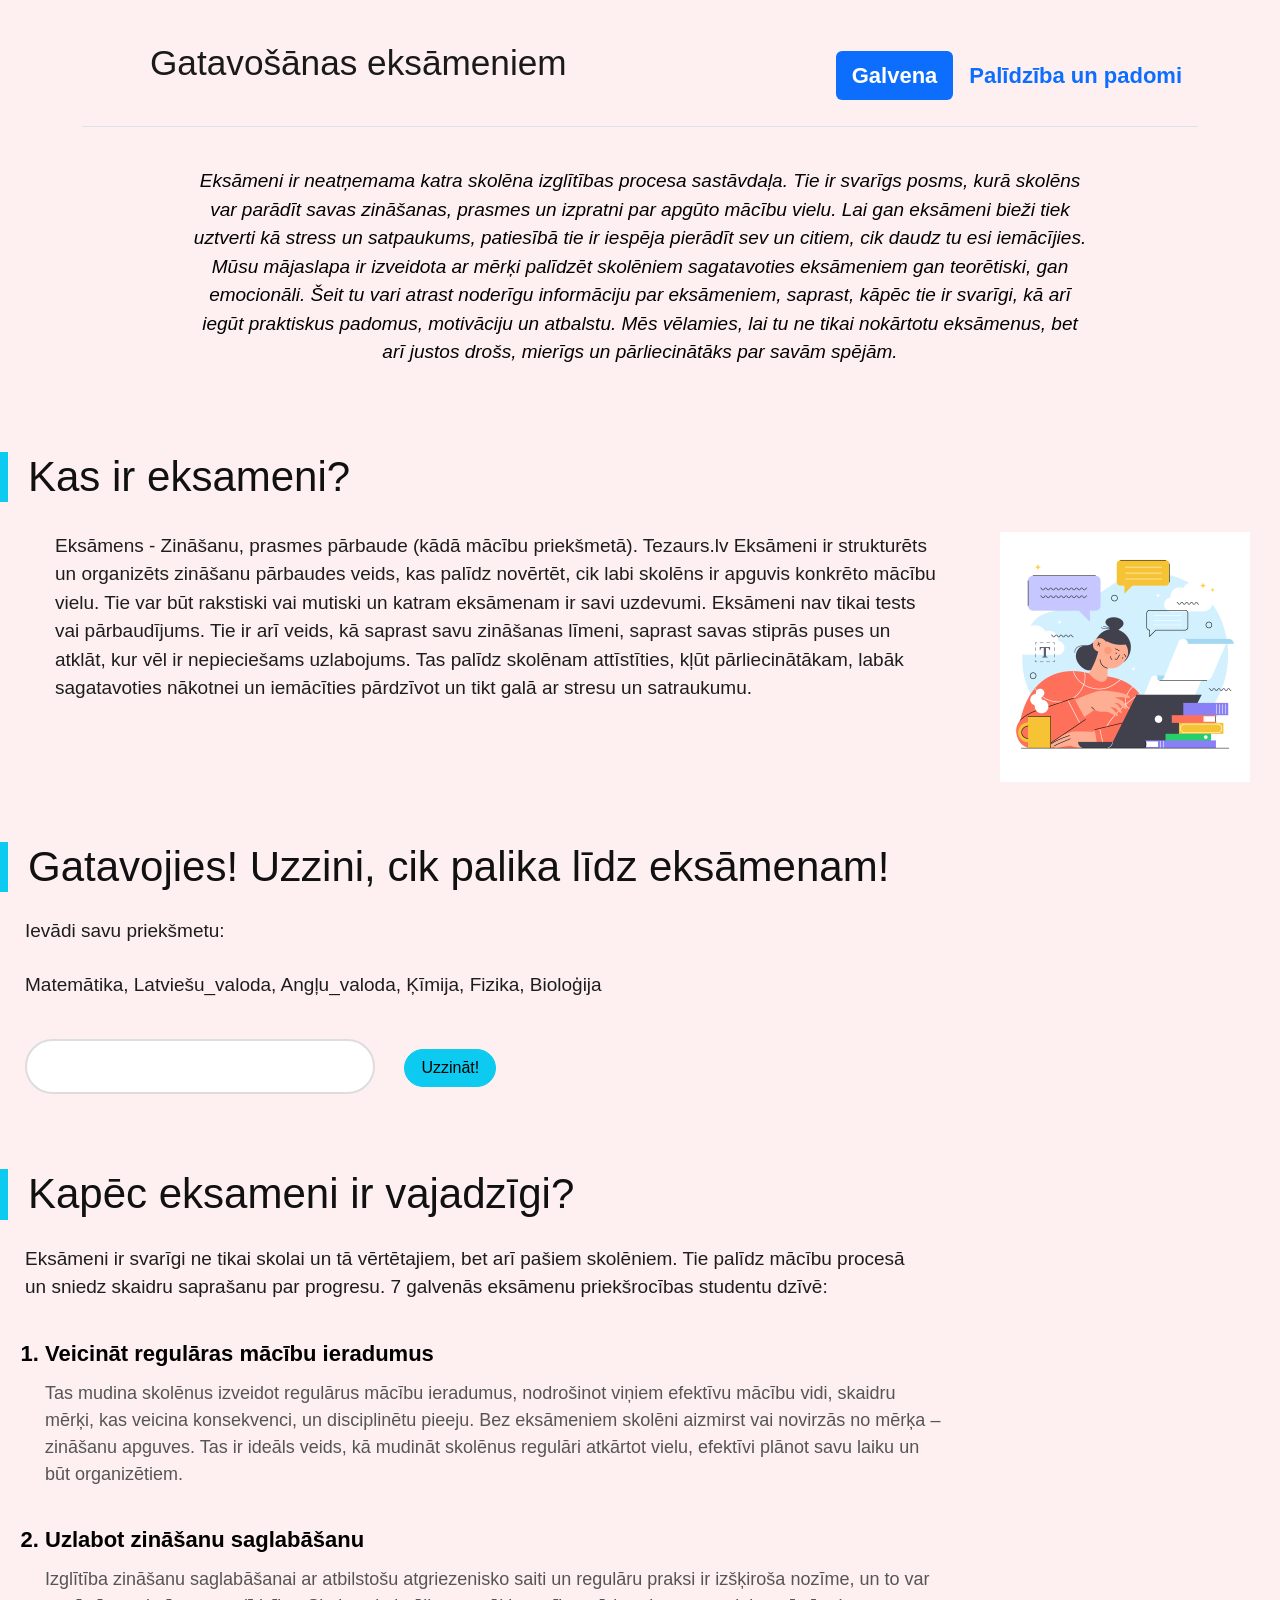
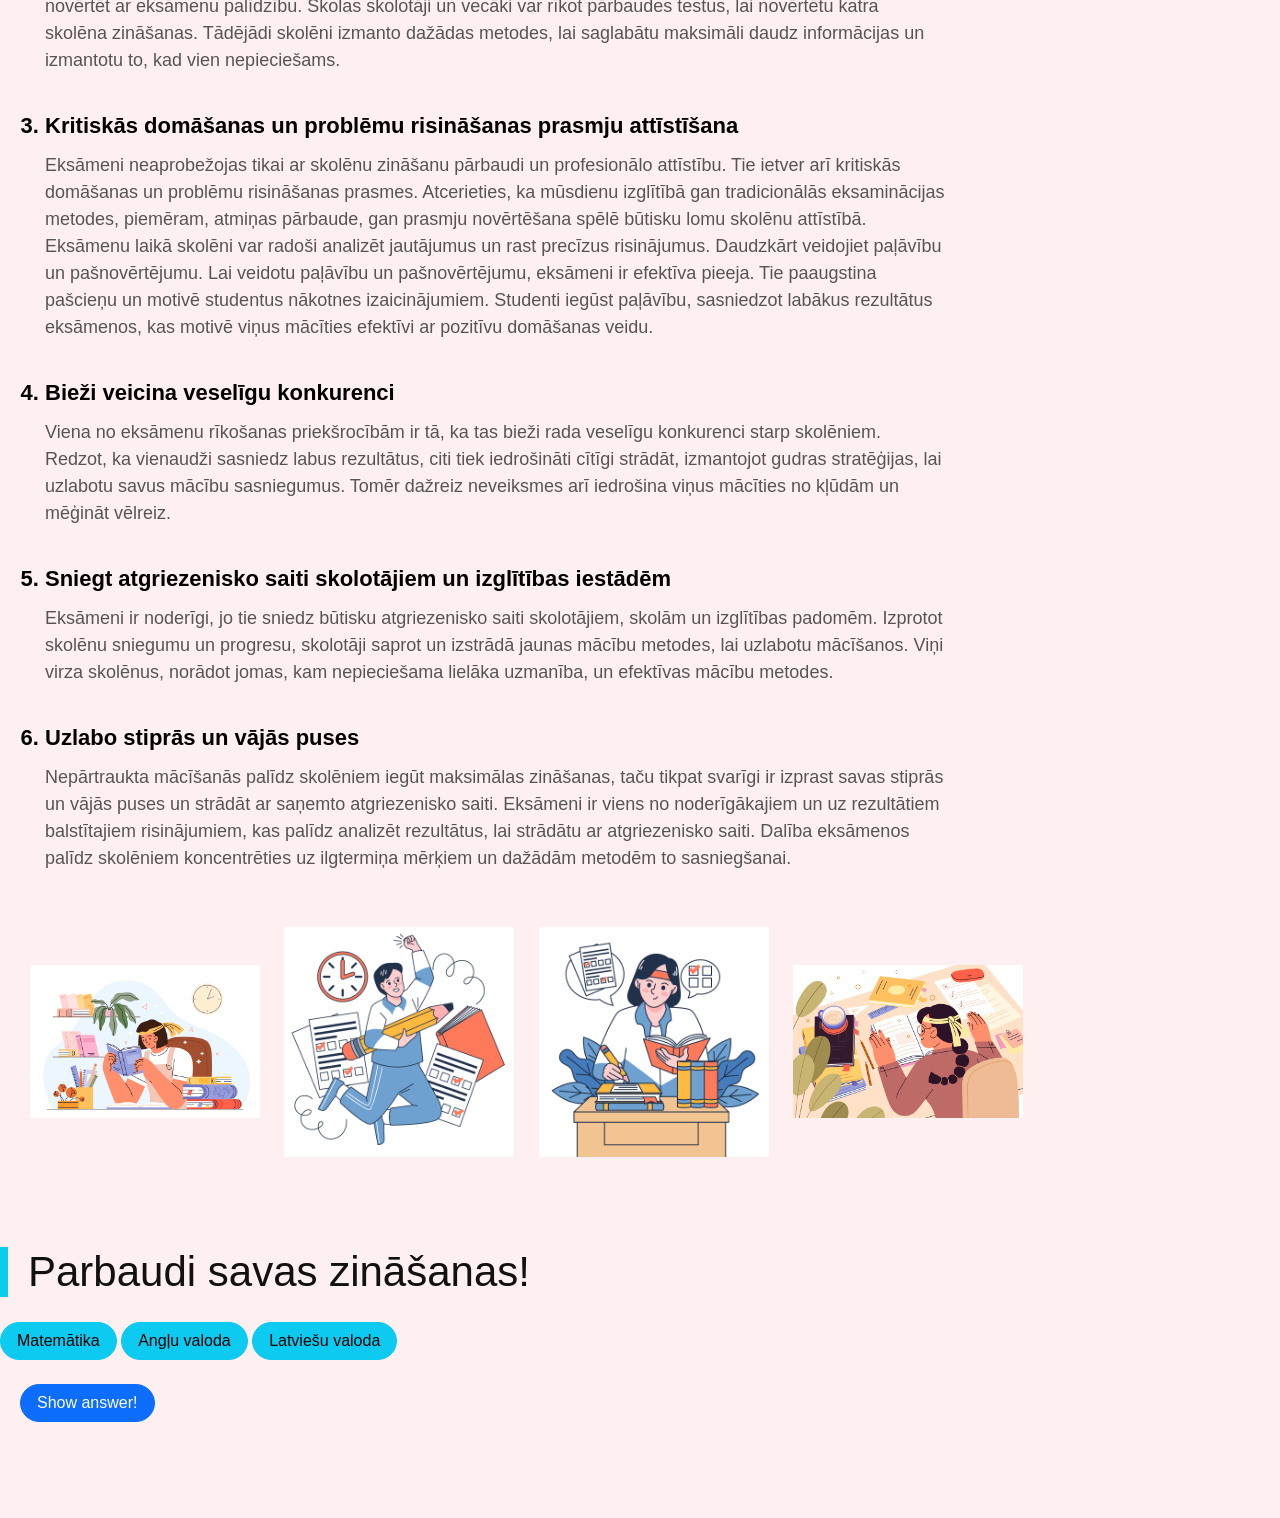
<file: index.html>
<!DOCTYPE html>
<html lang="en">
<head>
    <meta charset="UTF-8">
    <meta name="viewport" content="width=device-width, initial-scale=1.0">
    <title>Galvena</title>
    <link href="https://cdn.jsdelivr.net/npm/bootstrap@5.3.8/dist/css/bootstrap.min.css" rel="stylesheet" integrity="sha384-sRIl4kxILFvY47J16cr9ZwB07vP4J8+LH7qKQnuqkuIAvNWLzeN8tE5YBujZqJLB" crossorigin="anonymous">
    <script src="script2.js"></script>
    <link rel="stylesheet" href="style2.css">
</head>
<body>

<script src="https://cdn.jsdelivr.net/npm/bootstrap@5.3.8/dist/js/bootstrap.bundle.min.js" integrity="sha384-FKyoEForCGlyvwx9Hj09JcYn3nv7wiPVlz7YYwJrWVcXK/BmnVDxM+D2scQbITxI" crossorigin="anonymous"></script>

 <div class="container"> <header class="d-flex flex-wrap justify-content-center py-3 mb-4 border-bottom"> <a href="/" class="d-flex align-items-center mb-3 mb-md-0 me-md-auto link-body-emphasis text-decoration-none"> <svg class="bi me-2" width="60" height="32" aria-hidden="true"><use xlink:href="#bootstrap"></use></svg> <span class="exam">Gatavošānas eksāmeniem</span> </a> <ul class="nav nav-pills"> <li class="nav-item"><a href="#" class="nav-link active" aria-current="page">Galvena</a></li> <li class="nav-item"><a href="index1.html" class="nav-link">Palīdzība un padomi</a></li> </ul> </header> </div>



   <div class="ievads">
    <p class="ievads-text">
        Eksāmeni ir neatņemama katra skolēna izglītības procesa sastāvdaļa. Tie ir svarīgs posms, kurā skolēns var parādīt savas zināšanas, 
        prasmes un izpratni par apgūto mācību vielu. Lai gan eksāmeni bieži tiek uztverti kā stress un satраukums, patiesībā tie ir iespēja pierādīt sev un citiem, 
        cik daudz tu esi iemācījies. Mūsu mājaslapa ir izveidota ar mērķi palīdzēt skolēniem sagatavoties eksāmeniem gan teorētiski, gan emocionāli.
        Šeit tu vari atrast noderīgu informāciju par eksāmeniem,
        saprast, kāpēc tie ir svarīgi, kā arī iegūt praktiskus padomus, motivāciju un atbalstu. Mēs vēlamies, lai tu ne tikai nokārtotu eksāmenus, bet arī justos drošs,
        mierīgs un pārliecinātāks par savām spējām.</p>
</div>




        
<h1>Kas ir eksameni?</h1>


<div class="box">
  <div class="text"><p>Eksāmens - Zināšanu, prasmes pārbaude (kādā mācību priekšmetā). Tezaurs.lv 

    Eksāmeni ir strukturēts un organizēts zināšanu pārbaudes veids, kas palīdz novērtēt, cik labi skolēns ir apguvis konkrēto mācību vielu.
     Tie var būt rakstiski vai mutiski un katram eksāmenam ir savi uzdevumi. 
    Eksāmeni nav tikai tests vai pārbaudījums. Tie ir arī veids, kā saprast savu zināšanas līmeni, saprast savas stiprās puses un atklāt,
    kur vēl ir nepieciešams uzlabojums. Tas palīdz skolēnam attīstīties, kļūt pārliecinātākam, labāk sagatavoties nākotnei un iemācīties pārdzīvot
    un tikt galā ar stresu un satraukumu. </p></div>
  <img src="8848853.jpg" alt="popa">
</div>

<h1>Gatavojies! Uzzini, cik palika līdz eksāmenam!</h1>

<form>
    <label><p>Ievādi savu priekšmetu:</p></label>

    <p>Matemātika, Latviešu_valoda, Angļu_valoda, Ķīmija, Fizika, Bioloģija</p>

    <input type="text" id="ievade">

    <button class="btn btn-info rounded-pill px-3"
            type="button"
            onclick="myFunction()">
        Uzzināt!
    </button>
</form>




<h1>Kapēc eksameni ir vajadzīgi?</h1>
<p>Eksāmeni ir svarīgi ne tikai skolai un tā vērtētajiem, bet arī pašiem skolēniem. Tie palīdz mācību procesā un sniedz skaidru saprašanu par progresu. 

    7 galvenās eksāmenu priekšrocības studentu dzīvē:</p>
<ol>
    <li> Veicināt regulāras mācību ieradumus</li>
        <p>Tas mudina skolēnus izveidot regulārus mācību ieradumus, nodrošinot viņiem efektīvu mācību vidi, skaidru mērķi, kas veicina konsekvenci, un disciplinētu pieeju.
             Bez eksāmeniem skolēni aizmirst vai novirzās no mērķa – zināšanu apguves. Tas ir ideāls veids, kā mudināt skolēnus regulāri atkārtot vielu,
              efektīvi plānot savu laiku un būt organizētiem. </p>
    <li>Uzlabot zināšanu saglabāšanu</li>
        <p>Izglītība zināšanu saglabāšanai ar atbilstošu atgriezenisko saiti un regulāru praksi ir izšķiroša nozīme, un to var novērtēt ar eksāmenu palīdzību. 
            Skolas skolotāji un vecāki var rīkot pārbaudes testus, lai novērtētu katra skolēna zināšanas. Tādējādi skolēni izmanto dažādas metodes,
             lai saglabātu maksimāli daudz informācijas un izmantotu to, kad vien nepieciešams. </p>
    <li>Kritiskās domāšanas un problēmu risināšanas prasmju attīstīšana </li>
        <p>Eksāmeni neaprobežojas tikai ar skolēnu zināšanu pārbaudi un profesionālo attīstību. Tie ietver arī kritiskās domāšanas un problēmu risināšanas prasmes.
             Atcerieties, ka mūsdienu izglītībā gan tradicionālās eksaminācijas metodes, piemēram, atmiņas pārbaude, gan prasmju novērtēšana spēlē būtisku lomu skolēnu attīstībā.
              Eksāmenu laikā skolēni var radoši analizēt jautājumus un rast precīzus risinājumus. Daudzkārt veidojiet paļāvību un pašnovērtējumu. Lai veidotu paļāvību un pašnovērtējumu, eksāmeni ir efektīva pieeja. Tie paaugstina pašcieņu un motivē studentus nākotnes izaicinājumiem.
             Studenti iegūst paļāvību, sasniedzot labākus rezultātus eksāmenos, kas motivē viņus mācīties efektīvi ar pozitīvu domāšanas veidu.  </p>
    <li> Bieži veicina veselīgu konkurenci  </li>
        <p>Viena no eksāmenu rīkošanas priekšrocībām ir tā, ka tas bieži rada veselīgu konkurenci starp skolēniem. Redzot, ka vienaudži sasniedz labus rezultātus,
             citi tiek iedrošināti cītīgi strādāt, izmantojot gudras stratēģijas, lai uzlabotu savus mācību sasniegumus. Tomēr dažreiz neveiksmes arī iedrošina viņus mācīties
             no kļūdām un mēģināt vēlreiz.</p>
    <li> Sniegt atgriezenisko saiti skolotājiem un izglītības iestādēm  </li>
        <p> Eksāmeni ir noderīgi, jo tie sniedz būtisku atgriezenisko saiti skolotājiem, skolām un izglītības padomēm. Izprotot skolēnu sniegumu un progresu, skolotāji saprot
             un izstrādā jaunas mācību metodes, lai uzlabotu mācīšanos. Viņi virza skolēnus, norādot jomas, kam nepieciešama lielāka uzmanība, un efektīvas mācību metodes. </p>

    <li> Uzlabo stiprās un vājās puses </li>
        <p>Nepārtraukta mācīšanās palīdz skolēniem iegūt maksimālas zināšanas, taču tikpat svarīgi ir izprast savas stiprās un vājās puses un strādāt ar saņemto
             atgriezenisko saiti. Eksāmeni ir viens no noderīgākajiem un uz rezultātiem balstītajiem risinājumiem, kas palīdz analizēt rezultātus, lai strādātu ar atgriezenisko
              saiti. Dalība eksāmenos palīdz skolēniem koncentrēties uz ilgtermiņa mērķiem un dažādām metodēm to sasniegšanai. </p>
</ol>  


<div class="scroll-container">
  <img src="8899746.jpg" alt="foto">
  <img src="8912833.jpg" alt="foto">
  <img src="8912832.jpg" alt="foto">
  <img src="8899769.jpg" alt="foto">
</div>


<h1>Parbaudi savas zināšanas!</h1>

<button class="btn btn-info rounded-pill px-3" type="button"onclick="next_question('Matemātika')">Matemātika</button>
<button class="btn btn-info rounded-pill px-3" type="button"onclick="next_question('Angļu valoda')">Angļu valoda</button>
<button class="btn btn-info rounded-pill px-3" type="button"onclick="next_question('Latviešu valoda')">Latviešu valoda</button>

<div id="main" class="mt-4">

    <div id="question" class="mb-3"></div>

    <button class="btn btn-primary rounded-pill px-3" type="button"
            onclick="show_answer()">
        Show answer!
    </button>

    <div id="answer" class="mt-3"></div>

</div>
</body>
</html>
</file>
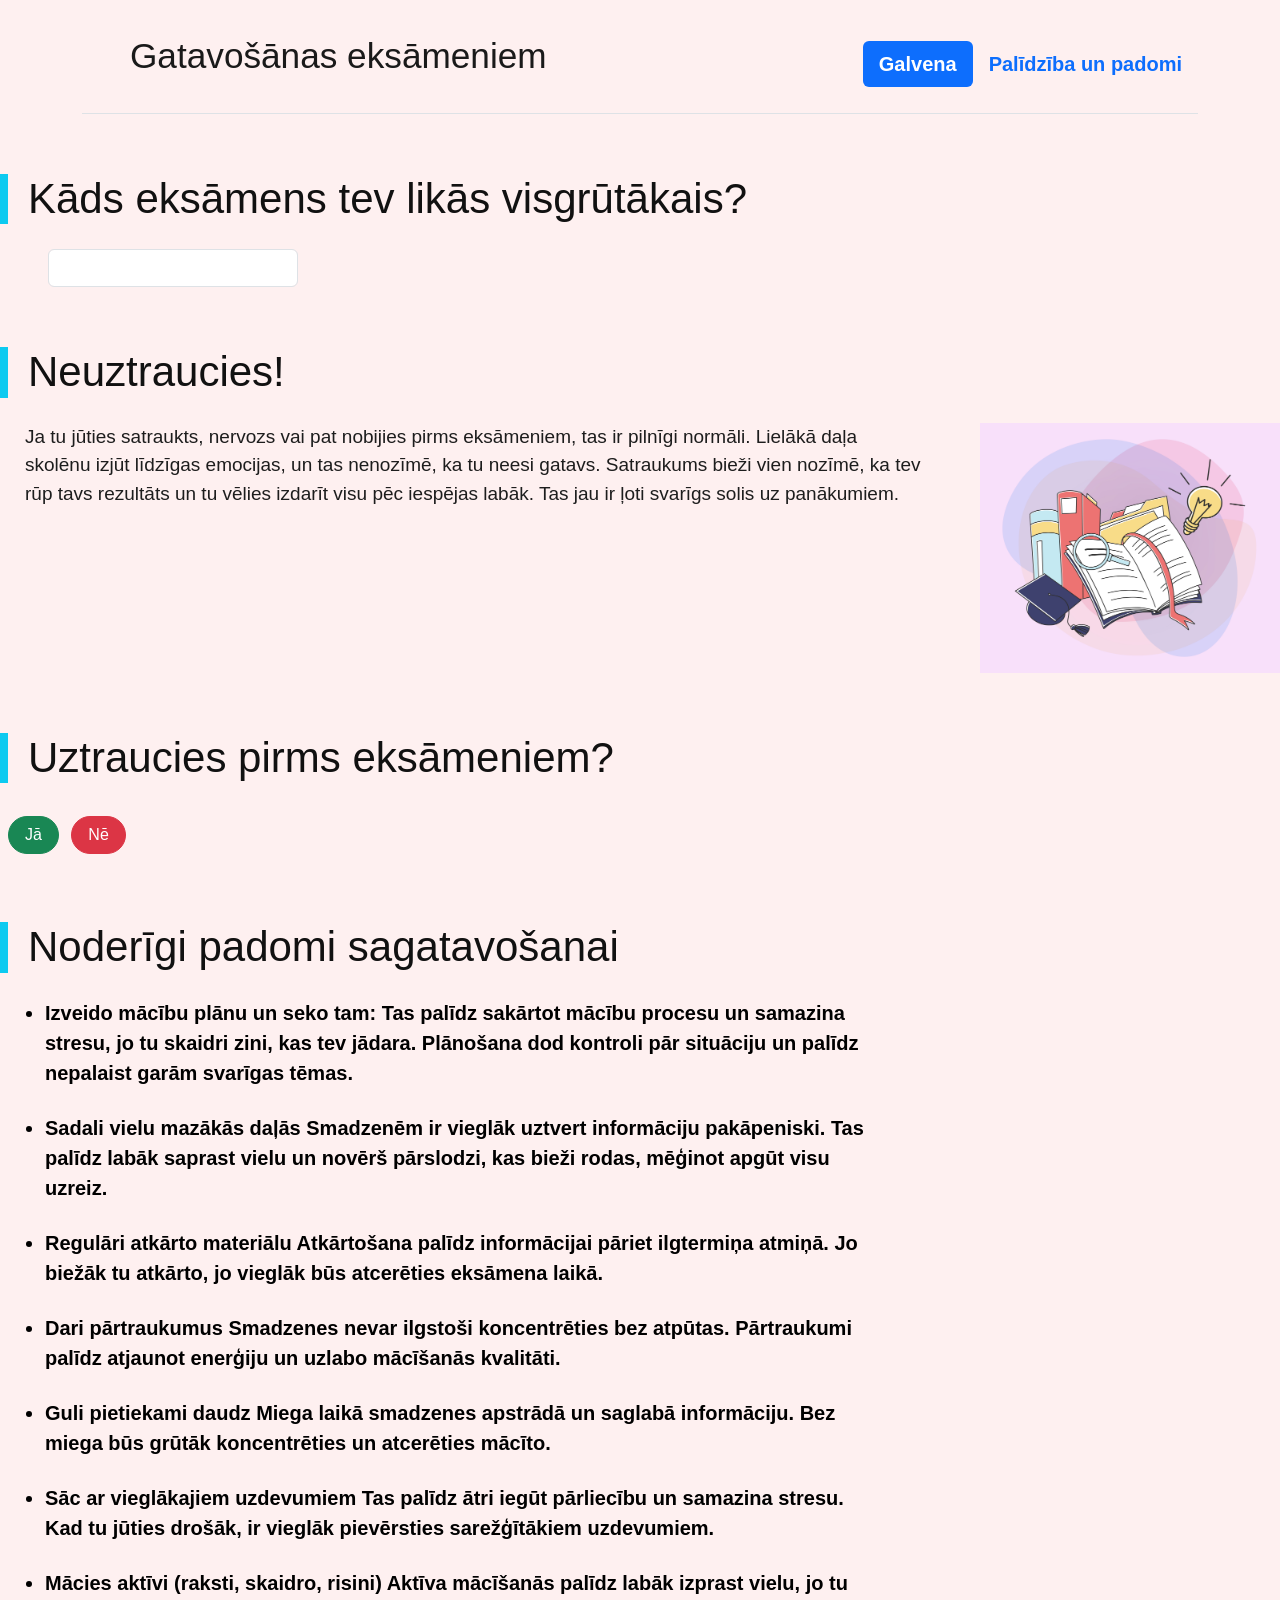
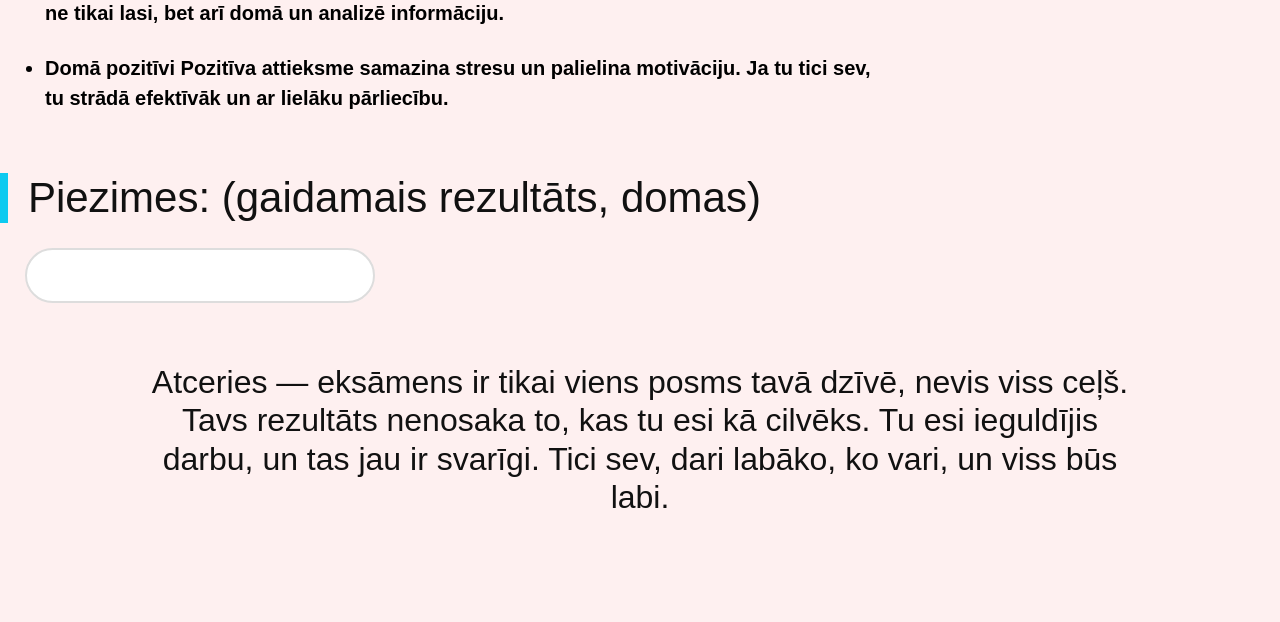
<file: index1.html>
<!DOCTYPE html>
<html lang="en">
<head>
    <meta charset="UTF-8">
    <meta name="viewport" content="width=device-width, initial-scale=1.0">
    <title>Palīdzība un padomi</title>
    <link href="https://cdn.jsdelivr.net/npm/bootstrap@5.3.8/dist/css/bootstrap.min.css" rel="stylesheet" integrity="sha384-sRIl4kxILFvY47J16cr9ZwB07vP4J8+LH7qKQnuqkuIAvNWLzeN8tE5YBujZqJLB" crossorigin="anonymous">
<link rel="stylesheet" href="style1.css">

</head>
<body>
 <script src="https://cdn.jsdelivr.net/npm/bootstrap@5.3.8/dist/js/bootstrap.bundle.min.js" integrity="sha384-FKyoEForCGlyvwx9Hj09JcYn3nv7wiPVlz7YYwJrWVcXK/BmnVDxM+D2scQbITxI" crossorigin="anonymous"></script>

 
    <div class="container"> <header class="d-flex flex-wrap justify-content-center py-3 mb-4 border-bottom"> <a href="/" class="d-flex align-items-center mb-3 mb-md-0 me-md-auto link-body-emphasis text-decoration-none"> <svg class="bi me-2" width="40" height="32" aria-hidden="true"><use xlink:href="#bootstrap"></use></svg> <span class="exam">Gatavošānas eksāmeniem</span> </a> <ul class="nav nav-pills"> <li class="nav-item"><a href="index.html" class="nav-link active" aria-current="page">Galvena</a></li> <li class="nav-item"><a href="index1.html" class="nav-link">Palīdzība un padomi</a></li> </ul> </header> </div>
    
    <h1>Kāds eksāmens tev likās visgrūtākais?</h1>
    <input list="heroes" class = "form-control ms-5" style="width: 250px;">
    <datalist id="heroes">
        <option>Latviešu valoda</option>
        <option>Angļu valoda</option>
        <option>Bioloģija</option>
        <option>Ķīmija</option>
        <option>Fizika</option>
        <option>Matemātika</option>
     </datalist>



<h1>Neuztraucies!</h1>

<div class="box">
<div class="text"> <p>Ja tu jūties satraukts, nervozs vai pat nobijies pirms eksāmeniem, tas ir pilnīgi normāli.
   Lielākā daļa skolēnu izjūt līdzīgas emocijas, un tas nenozīmē, ka tu neesi gatavs. 

Satraukums bieži vien nozīmē, ka tev rūp tavs rezultāts un tu vēlies izdarīt visu pēc iespējas labāk.
 Tas jau ir ļoti svarīgs solis uz panākumiem.</p></div>
  <img src="d9252d29-b663-4b72-b923-8410c71f1092.jpg" alt="popa">
</div>


<h1>Uztraucies pirms eksāmeniem?</h1>

<button type="button" class="btn btn-success rounded-pill px-3 m-2"onclick="showAnswer('Tas ir pilnīgi normāli. Tu neesi viens — daudzi skolēni jūtas tieši tāpat. Tas nozīmē, ka tev rūp tavs rezultāts un tu vēlies darīt visu pēc iespējas labāk. Mēģini sadalīt mācības mazākos soļos, koncentrēties uz vienu lietu vienlaikus un neuzlikt sev pārāk lielu spiedienu. Tu dari visu, kas ir tavos spēkos, un tas jau ir pietiekami. 👉 Tu esi stiprāks, nekā tev šķiet, un tu noteikti tiksi galā. ')">Jā </button>


<button type="button" class="btn btn-danger rounded-pill px-3"onclick="showAnswer('Tas ir lieliski! Tas nozīmē, ka tu jūties mierīgs un pārliecināts par savām zināšanām. Saglabā šo mieru un turpini gatavoties tāpat kā līdz šim. Pārliecība un sagatavošanās kopā palīdz sasniegt labākos rezultātus. 👉 Tu esi uz pareizā ceļa — turpini tā! ')">Nē
</button>


<div class="modal fade" id="answerModal" tabindex="-1">
  <div class="modal-dialog">
    <div class="modal-content">
      
      <div class="modal-header">
        <h5 class="modal-title">Atbilde</h5>
        <button type="button" class="btn-close" data-bs-dismiss="modal"></button>
      </div>
      
      <div class="modal-body" id="modalText"></div>
      
    </div>
  </div>
</div>



<h1>Noderīgi padomi sagatavošanai</h1>
<ul>
  <li>Izveido mācību plānu un seko tam:
Tas palīdz sakārtot mācību procesu un samazina stresu, jo tu skaidri zini, kas tev jādara.
 Plānošana dod kontroli pār situāciju un palīdz nepalaist garām svarīgas tēmas.  </li>
  <li>Sadali vielu mazākās daļās 
Smadzenēm ir vieglāk uztvert informāciju pakāpeniski. Tas palīdz labāk saprast vielu un novērš pārslodzi, 
kas bieži rodas, mēģinot apgūt visu uzreiz.  </li>
  <li>Regulāri atkārto materiālu 
Atkārtošana palīdz informācijai pāriet ilgtermiņa atmiņā. Jo biežāk tu atkārto, jo vieglāk būs atcerēties eksāmena laikā.</li>
<li>Dari pārtraukumus 
Smadzenes nevar ilgstoši koncentrēties bez atpūtas. Pārtraukumi palīdz atjaunot enerģiju un uzlabo mācīšanās kvalitāti.  </li>
<li>Guli pietiekami daudz 
Miega laikā smadzenes apstrādā un saglabā informāciju. Bez miega būs grūtāk koncentrēties un atcerēties mācīto. </li>
<li>Sāc ar vieglākajiem uzdevumiem 
Tas palīdz ātri iegūt pārliecību un samazina stresu. Kad tu jūties drošāk, ir vieglāk pievērsties sarežģītākiem uzdevumiem.  </li>
<li>Mācies aktīvi (raksti, skaidro, risini) 
Aktīva mācīšanās palīdz labāk izprast vielu, jo tu ne tikai lasi, bet arī domā un analizē informāciju.  </li>
<li>Domā pozitīvi 
Pozitīva attieksme samazina stresu un palielina motivāciju. Ja tu tici sev, tu strādā efektīvāk un ar lielāku pārliecību.  </li>
</ul>  



<h1>Piezimes: (gaidamais rezultāts, domas)</h1>
<input type="text" id="ievade">



<h1>Atceries — eksāmens ir tikai viens posms tavā dzīvē, nevis viss ceļš. Tavs rezultāts nenosaka to, kas tu esi kā cilvēks. 

Tu esi ieguldījis darbu, un tas jau ir svarīgi. Tici sev, dari labāko, ko vari, un viss būs labi. </h1>


    <script src="script1.js"></script>
</body>
</html>
</file>
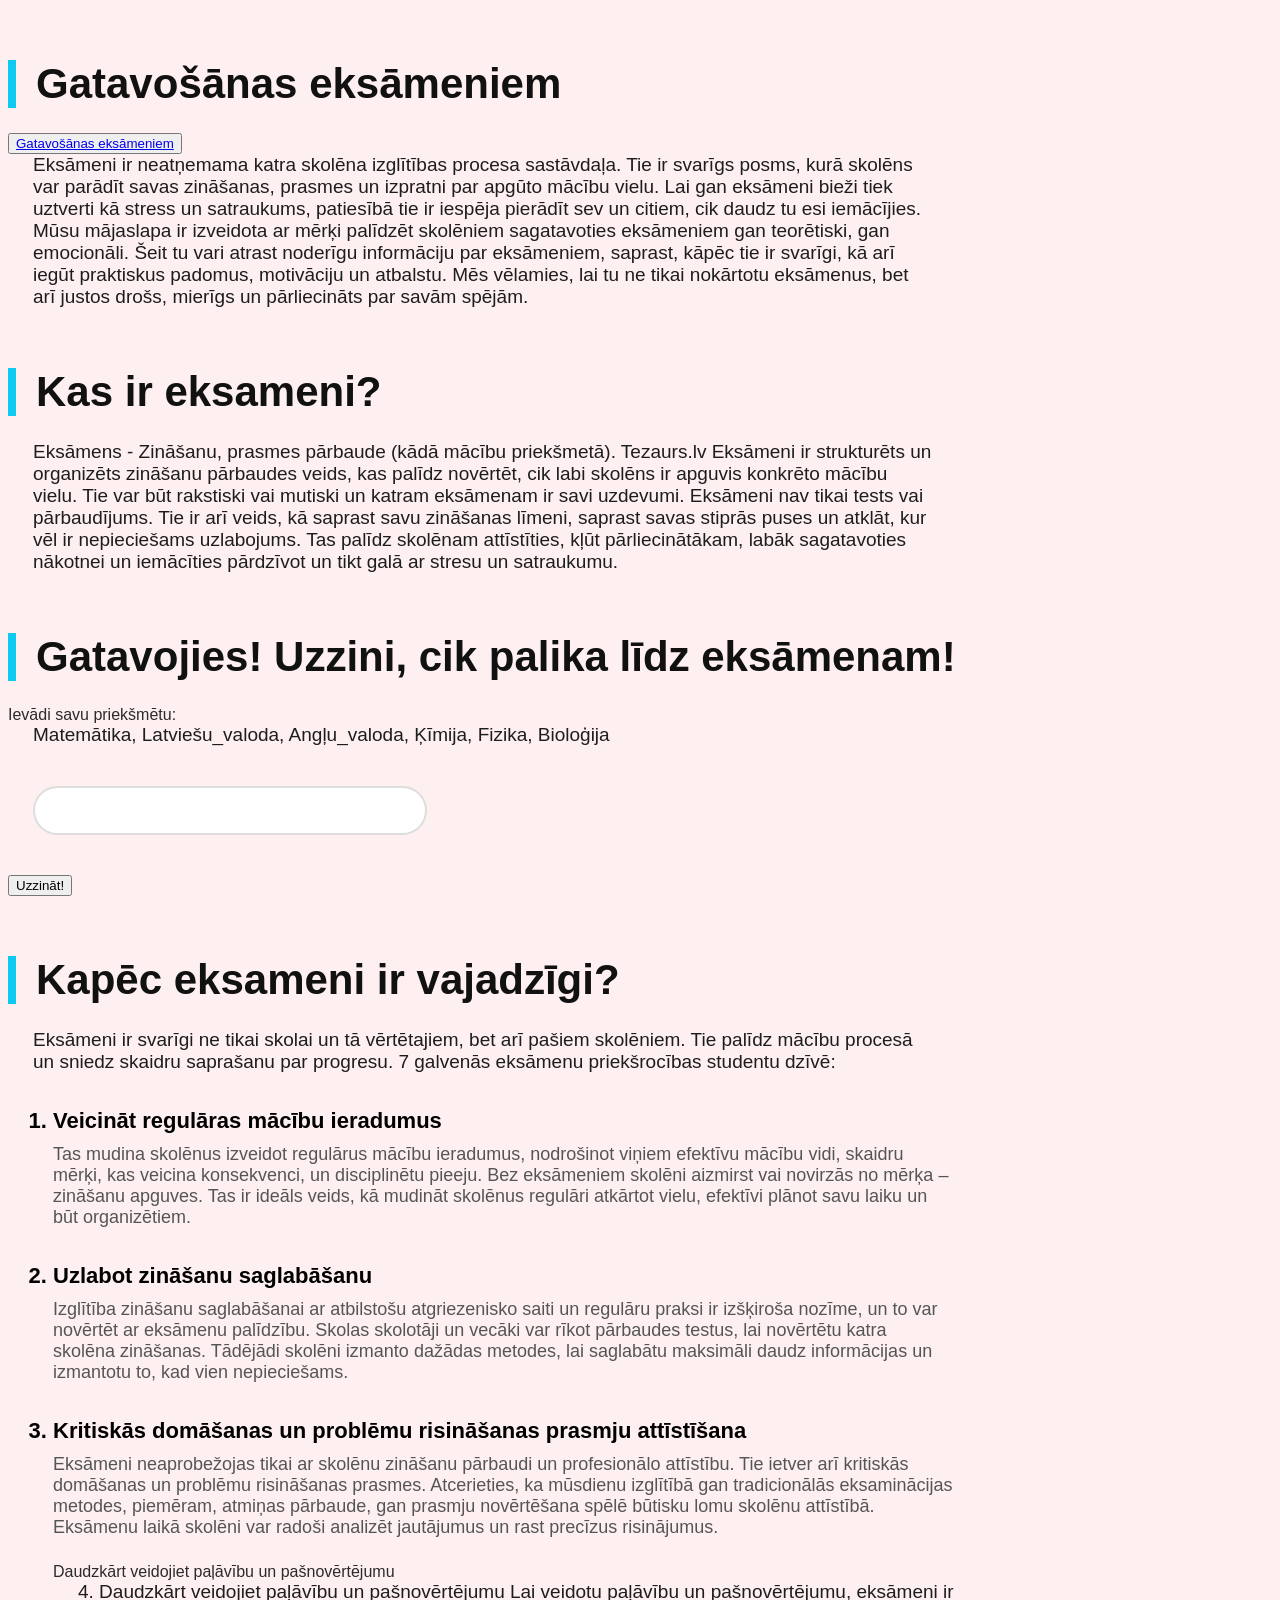
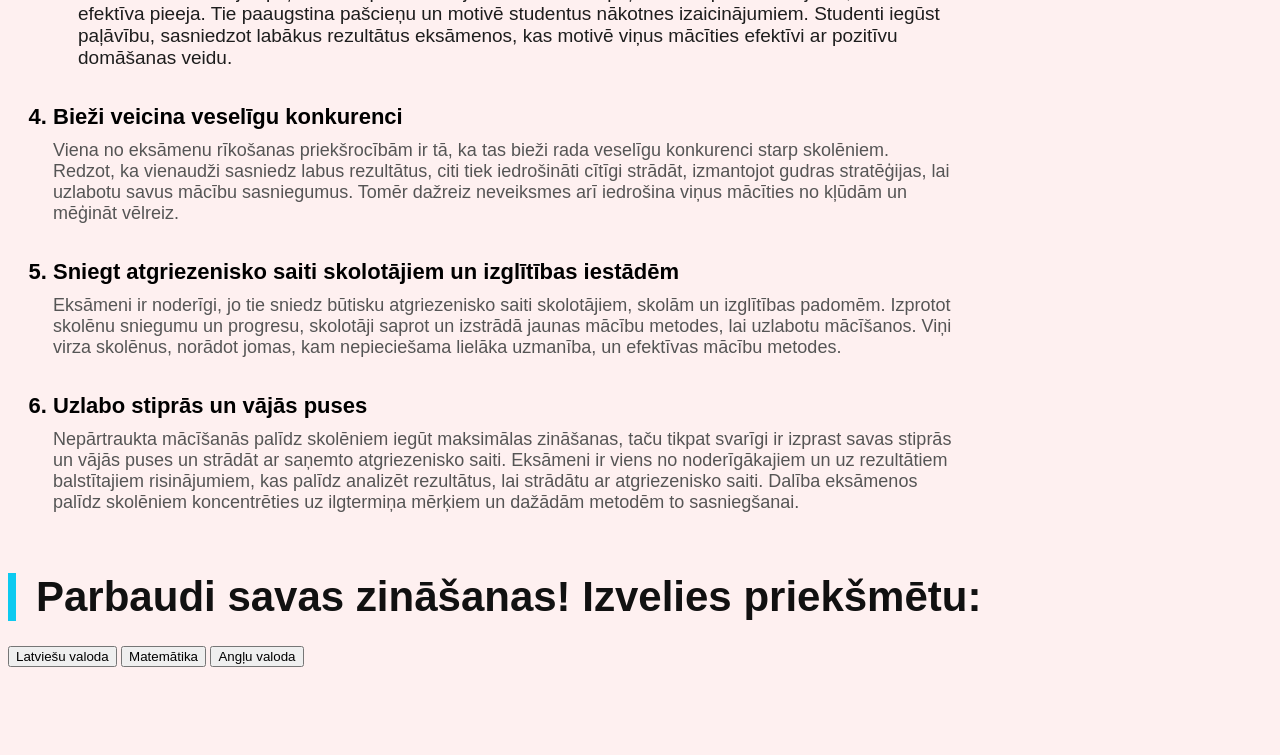
<file: index2.html>
<!DOCTYPE html>
<html lang="en">
<head>
    <meta charset="UTF-8">
    <meta name="viewport" content="width=device-width, initial-scale=1.0">
    <title>Palidzība un padomi</title>
    <link rel="stylesheet" href="style2.css">
</head>
<body>
    
    <h1>Gatavošānas eksāmeniem</h1>
    
    <button><a href="index.html">Gatavošānas eksāmeniem</a></button>


    <p>Eksāmeni ir neatņemama katra skolēna izglītības procesa sastāvdaļa. Tie ir svarīgs posms, kurā skolēns var parādīt savas zināšanas, 
        prasmes un izpratni par apgūto mācību vielu. Lai gan eksāmeni bieži tiek uztverti kā stress un satraukums, patiesībā tie ir iespēja pierādīt sev un citiem, 
        cik daudz tu esi iemācījies. Mūsu mājaslapa ir izveidota ar mērķi palīdzēt skolēniem sagatavoties eksāmeniem gan teorētiski, gan emocionāli.
        Šeit tu vari atrast noderīgu informāciju par eksāmeniem,
        saprast, kāpēc tie ir svarīgi, kā arī iegūt praktiskus padomus, motivāciju un atbalstu. Mēs vēlamies, lai tu ne tikai nokārtotu eksāmenus, bet arī justos drošs,
        mierīgs un pārliecināts par savām spējām.</p>

<p><h1>Kas ir eksameni?</h1></p>
<p>Eksāmens - Zināšanu, prasmes pārbaude (kādā mācību priekšmetā). Tezaurs.lv 

    Eksāmeni ir strukturēts un organizēts zināšanu pārbaudes veids, kas palīdz novērtēt, cik labi skolēns ir apguvis konkrēto mācību vielu.
     Tie var būt rakstiski vai mutiski un katram eksāmenam ir savi uzdevumi. 
    Eksāmeni nav tikai tests vai pārbaudījums. Tie ir arī veids, kā saprast savu zināšanas līmeni, saprast savas stiprās puses un atklāt,
    kur vēl ir nepieciešams uzlabojums. Tas palīdz skolēnam attīstīties, kļūt pārliecinātākam, labāk sagatavoties nākotnei un iemācīties pārdzīvot
    un tikt galā ar stresu un satraukumu. </p>


<p><h1>Gatavojies! Uzzini, cik palika līdz eksāmenam!</h1></p>


<form>
    <label>Ievādi savu priekšmētu:</label>
    <p>Matemātika, Latviešu_valoda, Angļu_valoda, Ķīmija, Fizika, Bioloģija</p>
<input type="text" id="ievade">

<p></p>

<button onclick="myFunction()">Uzzināt!</button>


<p><h1>Kapēc eksameni ir vajadzīgi?</h1></p>
<p>Eksāmeni ir svarīgi ne tikai skolai un tā vērtētajiem, bet arī pašiem skolēniem. Tie palīdz mācību procesā un sniedz skaidru saprašanu par progresu. 

    7 galvenās eksāmenu priekšrocības studentu dzīvē:</p>
<ol>
    <li> Veicināt regulāras mācību ieradumus</li>
        <p>Tas mudina skolēnus izveidot regulārus mācību ieradumus, nodrošinot viņiem efektīvu mācību vidi, skaidru mērķi, kas veicina konsekvenci, un disciplinētu pieeju.
             Bez eksāmeniem skolēni aizmirst vai novirzās no mērķa – zināšanu apguves. Tas ir ideāls veids, kā mudināt skolēnus regulāri atkārtot vielu,
              efektīvi plānot savu laiku un būt organizētiem. </p>
    <li>Uzlabot zināšanu saglabāšanu</li>
        <p>Izglītība zināšanu saglabāšanai ar atbilstošu atgriezenisko saiti un regulāru praksi ir izšķiroša nozīme, un to var novērtēt ar eksāmenu palīdzību. 
            Skolas skolotāji un vecāki var rīkot pārbaudes testus, lai novērtētu katra skolēna zināšanas. Tādējādi skolēni izmanto dažādas metodes,
             lai saglabātu maksimāli daudz informācijas un izmantotu to, kad vien nepieciešams. </p>
    <li>Kritiskās domāšanas un problēmu risināšanas prasmju attīstīšana </li>
        <p>Eksāmeni neaprobežojas tikai ar skolēnu zināšanu pārbaudi un profesionālo attīstību. Tie ietver arī kritiskās domāšanas un problēmu risināšanas prasmes.
             Atcerieties, ka mūsdienu izglītībā gan tradicionālās eksaminācijas metodes, piemēram, atmiņas pārbaude, gan prasmju novērtēšana spēlē būtisku lomu skolēnu attīstībā.
              Eksāmenu laikā skolēni var radoši analizēt jautājumus un rast precīzus risinājumus. </p>
    </li> Daudzkārt veidojiet paļāvību un pašnovērtējumu </li>
        <p>4. Daudzkārt veidojiet paļāvību un pašnovērtējumu 

            Lai veidotu paļāvību un pašnovērtējumu, eksāmeni ir efektīva pieeja. Tie paaugstina pašcieņu un motivē studentus nākotnes izaicinājumiem.
             Studenti iegūst paļāvību, sasniedzot labākus rezultātus eksāmenos, kas motivē viņus mācīties efektīvi ar pozitīvu domāšanas veidu.  </p>
    <li> Bieži veicina veselīgu konkurenci  </li>
        <p>Viena no eksāmenu rīkošanas priekšrocībām ir tā, ka tas bieži rada veselīgu konkurenci starp skolēniem. Redzot, ka vienaudži sasniedz labus rezultātus,
             citi tiek iedrošināti cītīgi strādāt, izmantojot gudras stratēģijas, lai uzlabotu savus mācību sasniegumus. Tomēr dažreiz neveiksmes arī iedrošina viņus mācīties
             no kļūdām un mēģināt vēlreiz.</p>
    <li> Sniegt atgriezenisko saiti skolotājiem un izglītības iestādēm  </li>
        <p> Eksāmeni ir noderīgi, jo tie sniedz būtisku atgriezenisko saiti skolotājiem, skolām un izglītības padomēm. Izprotot skolēnu sniegumu un progresu, skolotāji saprot
             un izstrādā jaunas mācību metodes, lai uzlabotu mācīšanos. Viņi virza skolēnus, norādot jomas, kam nepieciešama lielāka uzmanība, un efektīvas mācību metodes. </p>

    <li> Uzlabo stiprās un vājās puses </li>
        <p>Nepārtraukta mācīšanās palīdz skolēniem iegūt maksimālas zināšanas, taču tikpat svarīgi ir izprast savas stiprās un vājās puses un strādāt ar saņemto
             atgriezenisko saiti. Eksāmeni ir viens no noderīgākajiem un uz rezultātiem balstītajiem risinājumiem, kas palīdz analizēt rezultātus, lai strādātu ar atgriezenisko
              saiti. Dalība eksāmenos palīdz skolēniem koncentrēties uz ilgtermiņa mērķiem un dažādām metodēm to sasniegšanai. </p>
</ol>  



<h1>Parbaudi savas zināšanas! Izvelies priekšmētu:</h1>

<button onclick="latvval()">Latviešu valoda</button>
<button onclick="mat()">Matemātika</button>
<button onclick="anglval()">Angļu valoda</button>





    <script src="script2.js"></script>
</body>
</html>
</file>
<file: style2.css>
.exam {
    font-family: "Segoe UI Semibold", sans-serif;
    font-size: 2.2rem;
    color: #1a1a1a;
}


body {
    background-color: #fef0f0;
    color: #2b2b2b;
    font-family: "Segoe UI", Tahoma, sans-serif;
    padding-bottom: 80px;
}

h1 {
    font-family: "Segoe UI Semibold", "Segoe UI", sans-serif;
    font-size: 42px; 
    color: #111;
    margin-top: 60px;
    margin-bottom: 25px;
    padding-left: 20px;
    border-left: 8px solid #0dcaf0;
}


p {
    font-size: 19px;
    color: #1d1d1d;
    margin: 0 25px 25px 25px;
    max-width: 900px;
}


ol {
    margin-left: 25px;
    padding-left: 20px;
}

li {
    font-size: 22px;
    font-weight: 600;
    color: #000;
    margin-top: 35px;
    margin-bottom: 10px;
}


li + p {
    font-size: 18px;
    margin-left: 0;
    color: #555;
}


#ievade {
    font-family: inherit;
    font-size: 18px;
    padding: 12px 20px;
    border: 2px solid #ddd;
    border-radius: 50px;
    margin: 15px 25px;
    width: 350px;
    outline: none;
    transition: border-color 0.3s;
}

#ievade:focus {
    border-color: #0dcaf0;
}

.box {
  display: flex;
  gap: 30px;
  margin: 30px;
}

img {
  width: 250px;
  flex-shrink: 0; 
  align-self: flex-start;
}


div.scroll-container {
  background-color: #fef0f0;
  overflow: auto;
  white-space: nowrap;
  padding: 20px;
}

div.scroll-container img {
  padding: 10px;
}



.ievads {
    display: flex;
    justify-content: center;
    width: 100%;
    margin-top: 40px;
    margin-bottom: 40px;
}

.ievads-text {
    text-align: center;
    font-style: italic;
    color: #000000;
}


#main {
    margin-left: 20px;
}
</file>
<file: style1.css>
.exam {
    font-family: "Segoe UI Semibold", sans-serif;
    font-size: 2.2rem;
    color: #1a1a1a;
}


body {
    background-color: #fef0f0;
    color: #2b2b2b;
    font-family: "Segoe UI", Tahoma, sans-serif;
    padding-bottom: 80px;
    margin: 0;
}


h1 {
    font-family: "Segoe UI Semibold", "Segoe UI", sans-serif;
    font-size: 42px; 
    color: #111;
    margin-top: 60px;
    margin-bottom: 25px;
    padding-left: 20px;
    border-left: 8px solid #0dcaf0;
}

p {
    font-size: 19px;
    color: #1d1d1d;
    margin: 0 25px 25px 25px;
    max-width: 900px;
}

ul, ol {
    margin-left: 25px;
    padding-left: 20px;
    max-width: 850px;
}

li {
    font-size: 20px;
    font-weight: 600;
    color: #000;
    margin-top: 25px;
    margin-bottom: 10px;
}


#ievade {
    font-family: inherit;
    font-size: 18px;
    padding: 12px 20px;
    border: 2px solid #ddd;
    border-radius: 50px;
    margin: 15px 25px;
    width: 350px;
    outline: none;
    display: block;
}

#ievade:focus {
    border-color: #0dcaf0;
}


body > h1:last-of-type {
    border-left: none;
    text-align: center;
    padding-left: 0;
    font-size: 32px;
    margin-left: auto;
    margin-right: auto;
    max-width: 1000px;
}

.box {
  display: flex;
  gap: 30px;
  margin: 0;
}

img {
  width: 300px;
  flex-shrink: 0; 
  align-self: flex-start;
}
</file>
